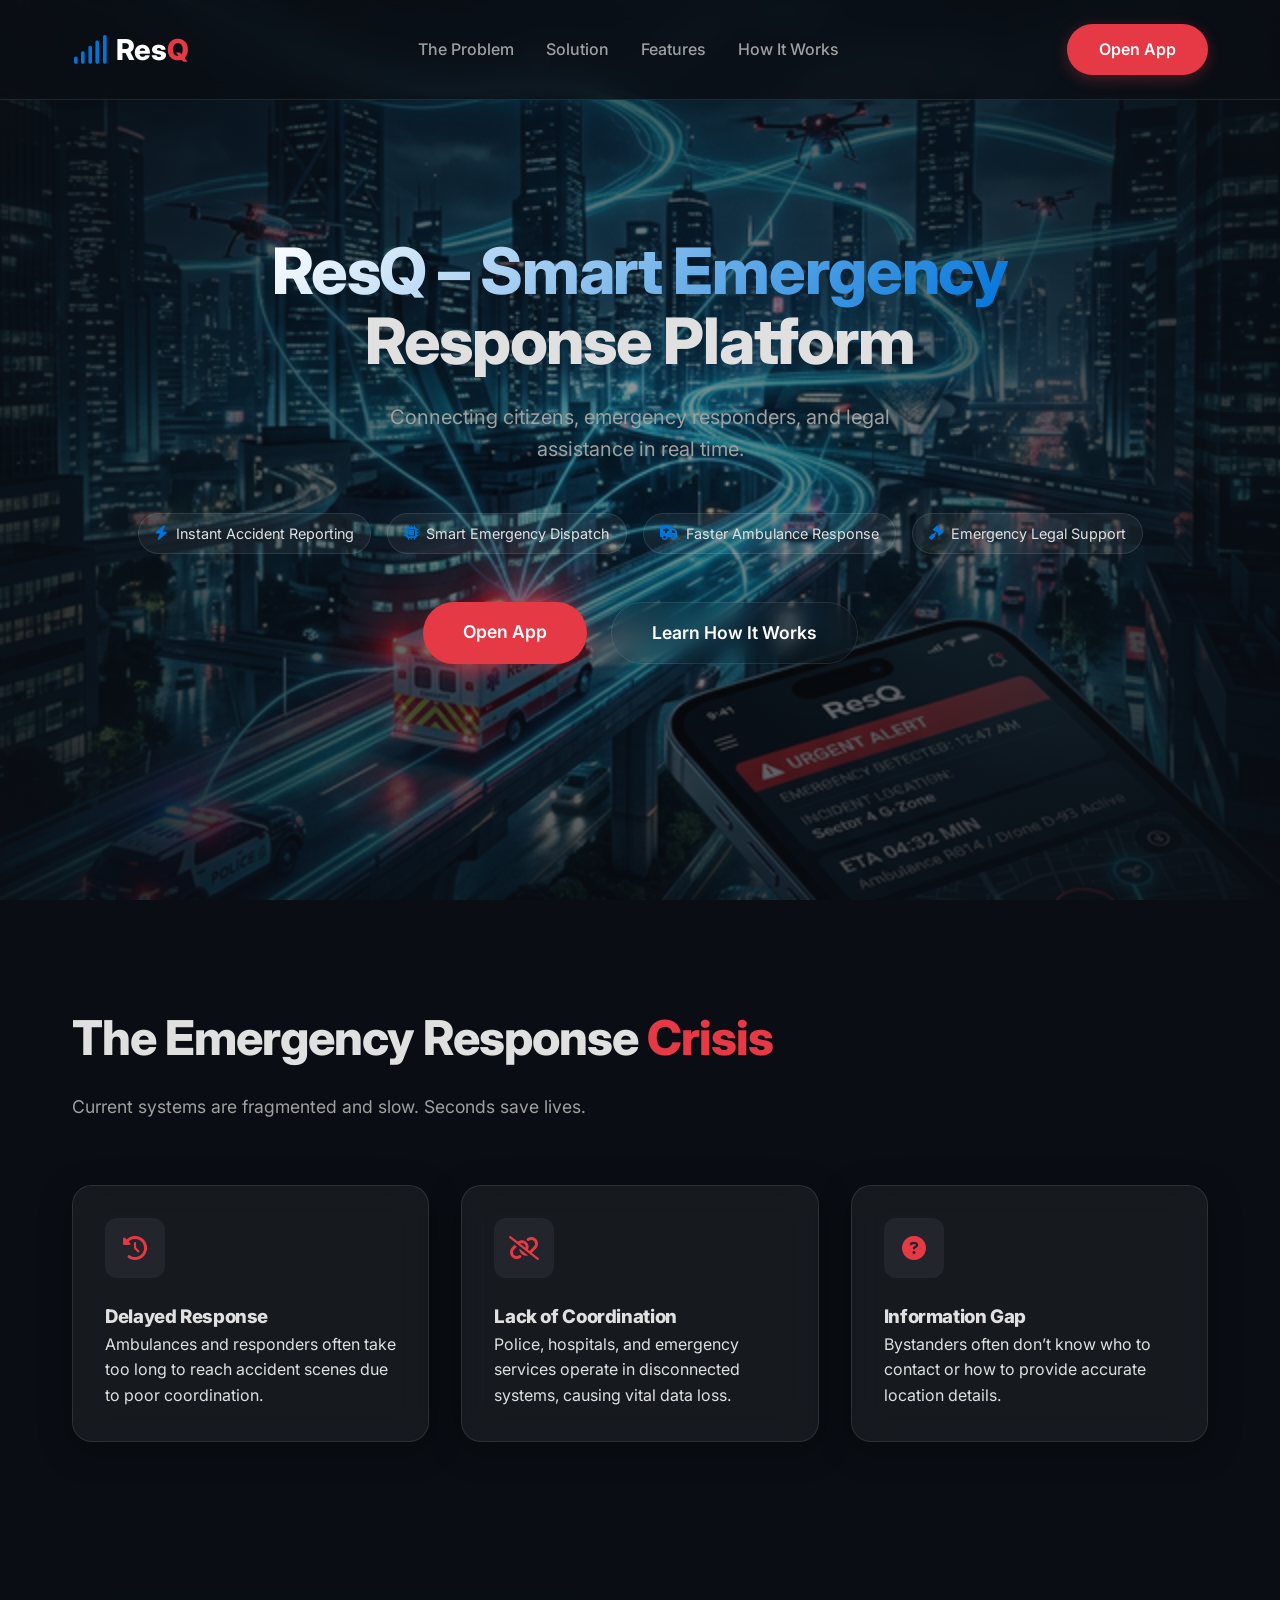
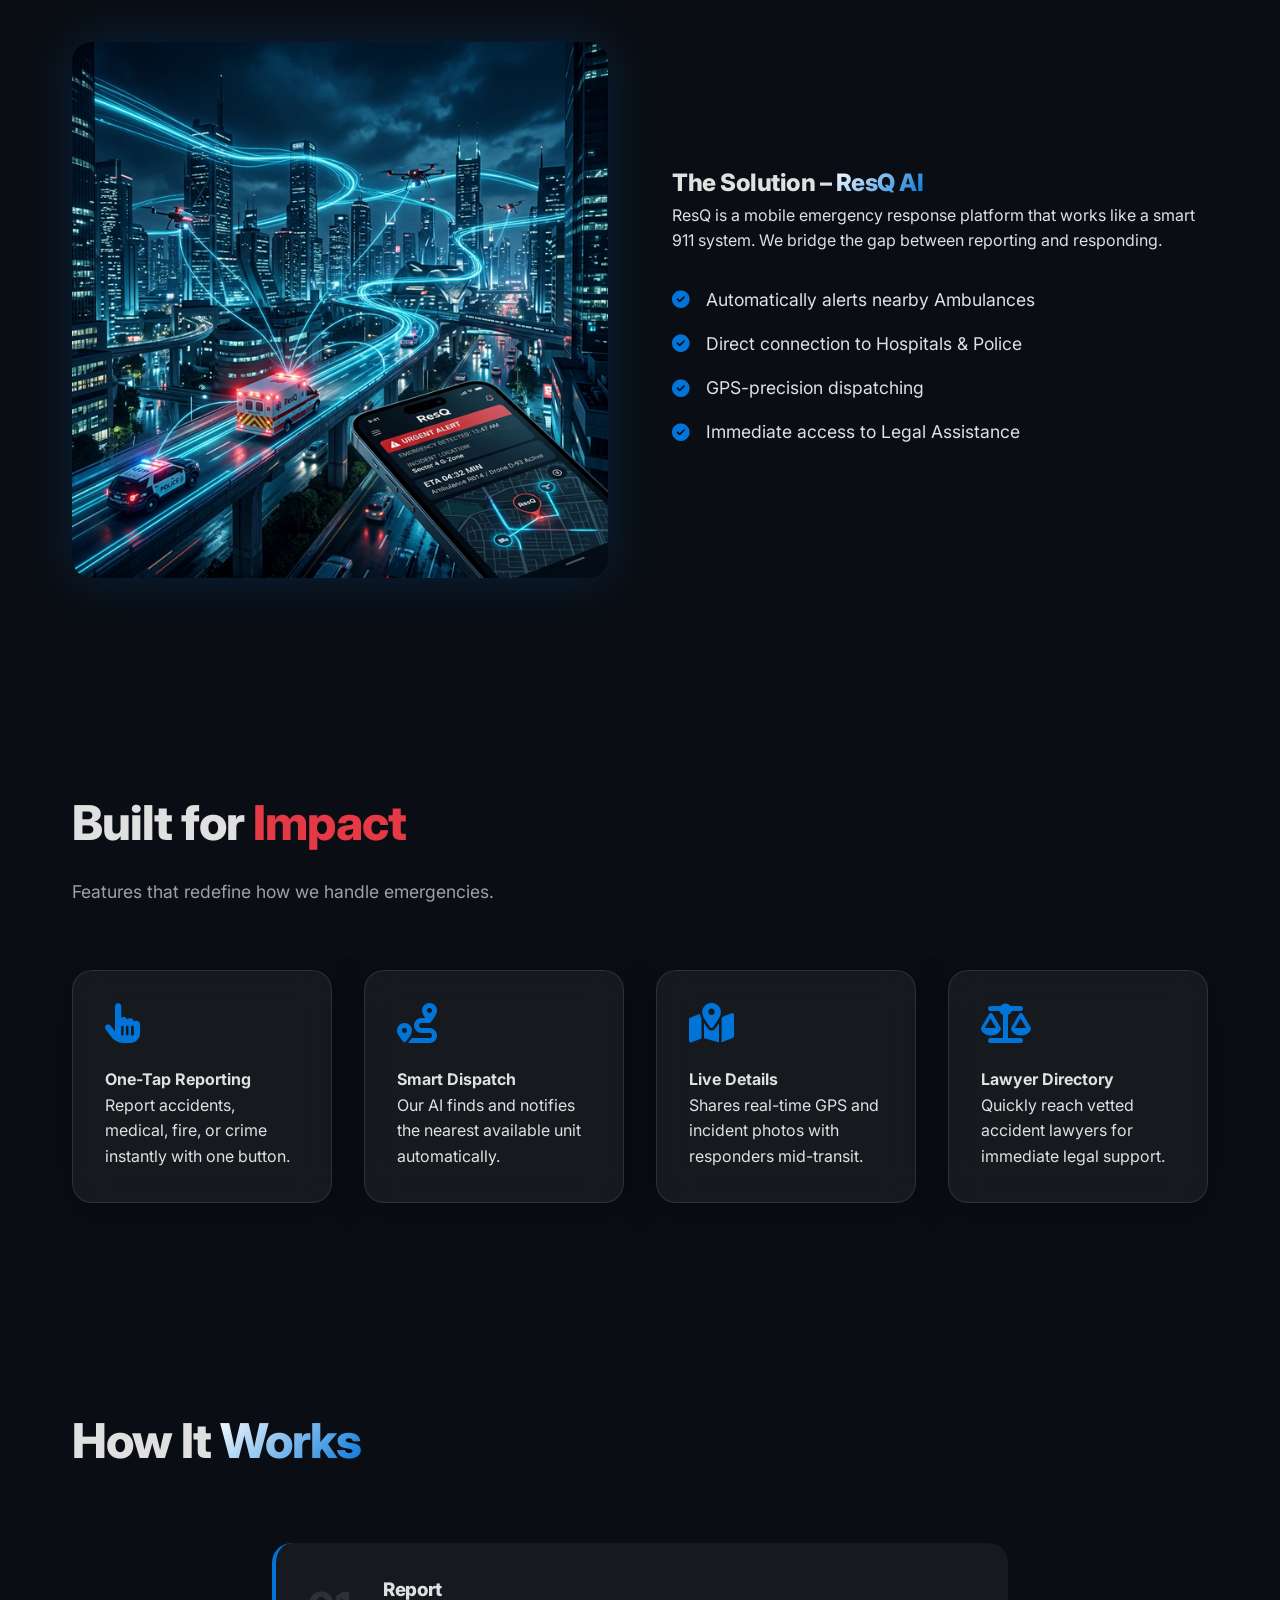
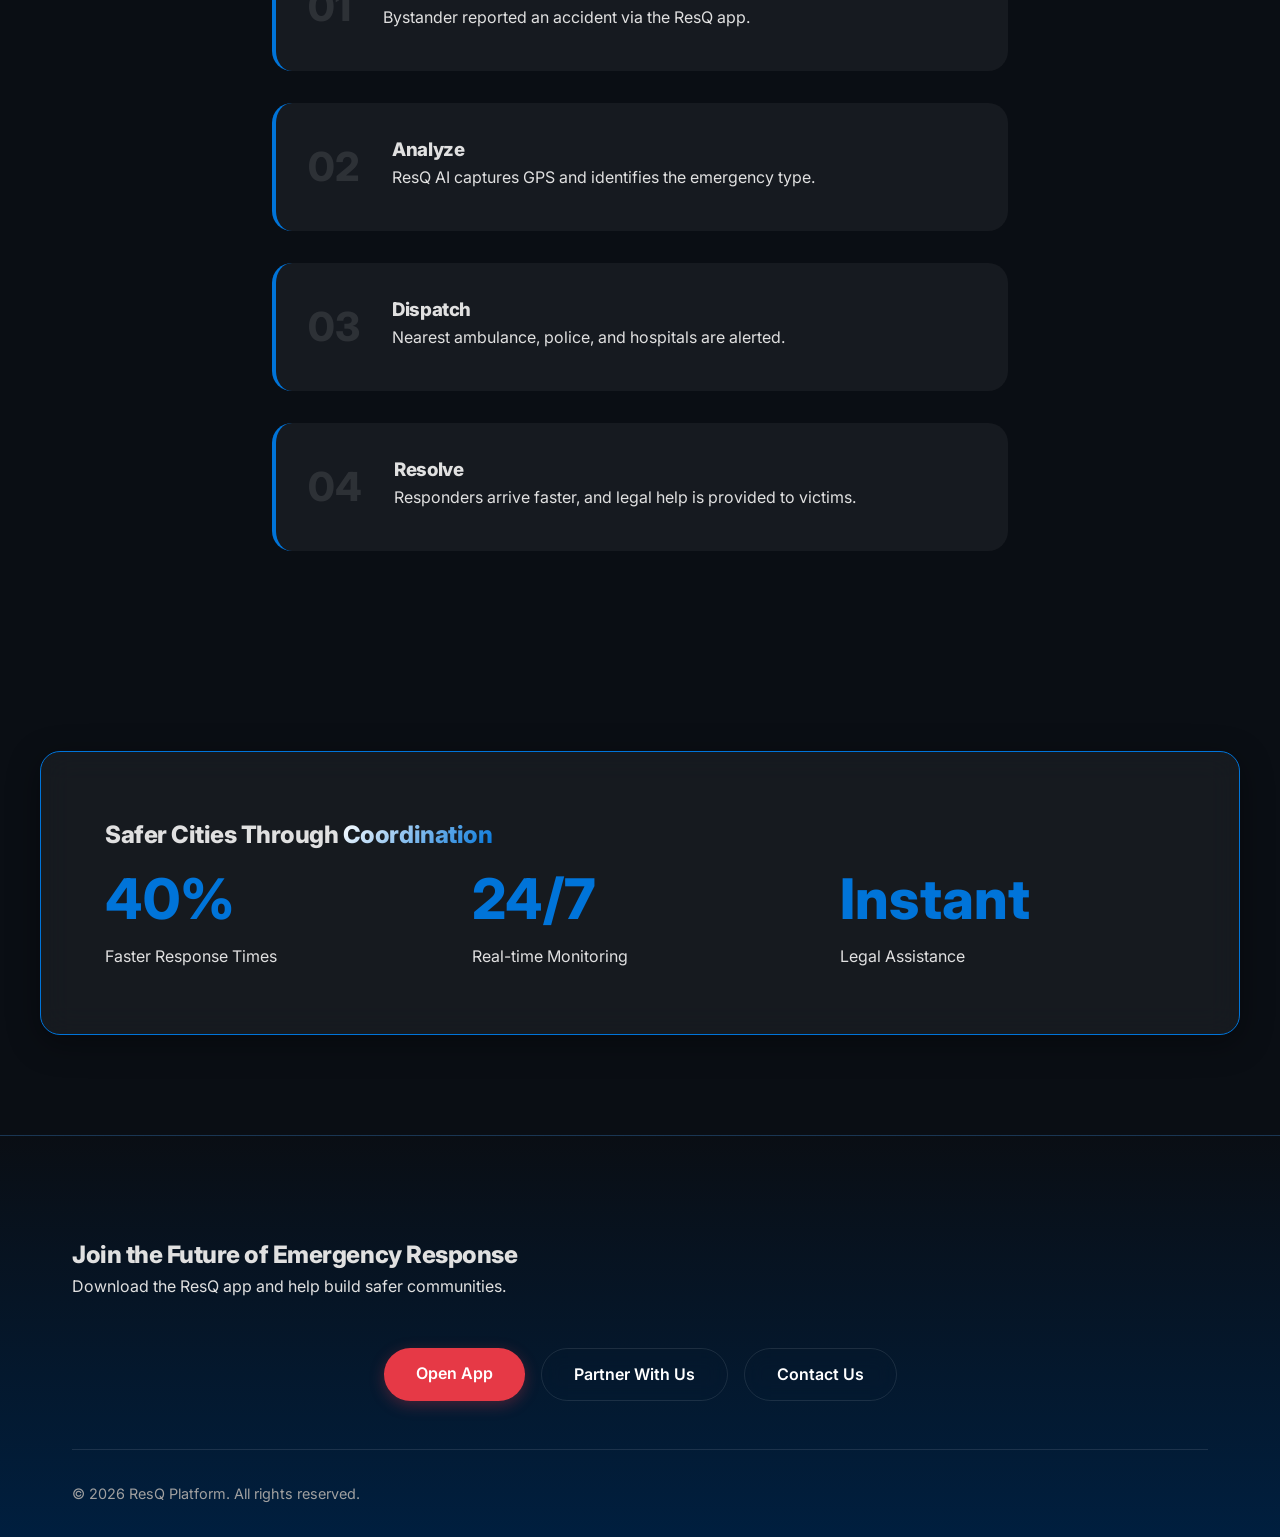
<file: index.html>
<!DOCTYPE html>
<html lang="en">
<head>
    <meta charset="UTF-8">
    <meta name="viewport" content="width=device-width, initial-scale=1.0">
    <title>ResQ | AI Smart Emergency Response Platform</title>
    <link rel="stylesheet" href="index.css">
    <link rel="preconnect" href="https://fonts.googleapis.com">
    <link rel="preconnect" href="https://fonts.gstatic.com" crossorigin>
    <link href="https://fonts.googleapis.com/css2?family=Inter:wght@400;600;800&display=swap" rel="stylesheet">
    <link rel="stylesheet" href="https://cdnjs.cloudflare.com/ajax/libs/font-awesome/6.4.0/css/all.min.css">
</head>
<body>

    <!-- Header / Navbar -->
    <header class="navbar">
        <div class="container nav-content">
            <div class="logo">
                <span class="logo-icon"><i class="fas fa-signal"></i></span>
                <span class="logo-text">Res<span class="text-red">Q</span></span>
            </div>
            <nav>
                <ul class="nav-links">
                    <li><a href="#problem">The Problem</a></li>
                    <li><a href="#solution">Solution</a></li>
                    <li><a href="#features">Features</a></li>
                    <li><a href="#how-it-works">How It Works</a></li>
                </ul>
            </nav>
            <a href="app.html" class="btn btn-primary">Open App</a>
        </div>
    </header>

    <!-- Hero Section -->
    <section class="hero">
        <div class="hero-overlay"></div>
        <div class="container hero-content">
            <h1 class="reveal"><span class="text-gradient">ResQ – Smart Emergency</span> <br>Response Platform</h1>
            <p class="hero-subtitle reveal">Connecting citizens, emergency responders, and legal assistance in real time.</p>
            
            <div class="hero-tags reveal">
                <span class="tag"><i class="fas fa-bolt"></i> Instant Accident Reporting</span>
                <span class="tag"><i class="fas fa-microchip"></i> Smart Emergency Dispatch</span>
                <span class="tag"><i class="fas fa-truck-medical"></i> Faster Ambulance Response</span>
                <span class="tag"><i class="fas fa-gavel"></i> Emergency Legal Support</span>
            </div>

            <div class="hero-actions reveal">
                <a href="app.html" class="btn btn-primary btn-lg">Open App</a>
                <a href="#how-it-works" class="btn btn-outline btn-lg">Learn How It Works</a>
            </div>
        </div>
    </section>

    <!-- Problem Section -->
    <section id="problem" class="problem">
        <div class="container section-header text-center">
            <h2 class="reveal">The Emergency Response <span class="text-red">Crisis</span></h2>
            <p class="section-subtitle reveal">Current systems are fragmented and slow. Seconds save lives.</p>
        </div>
        <div class="container grid-3">
            <div class="glass-card reveal">
                <div class="icon-box"><i class="fas fa-clock-rotate-left"></i></div>
                <h3>Delayed Response</h3>
                <p>Ambulances and responders often take too long to reach accident scenes due to poor coordination.</p>
            </div>
            <div class="glass-card reveal">
                <div class="icon-box"><i class="fas fa-link-slash"></i></div>
                <h3>Lack of Coordination</h3>
                <p>Police, hospitals, and emergency services operate in disconnected systems, causing vital data loss.</p>
            </div>
            <div class="glass-card reveal">
                <div class="icon-box"><i class="fas fa-question-circle"></i></div>
                <h3>Information Gap</h3>
                <p>Bystanders often don’t know who to contact or how to provide accurate location details.</p>
            </div>
        </div>
    </section>

    <!-- Solution Section -->
    <section id="solution" class="solution">
        <div class="container grid-2-equal">
            <div class="solution-image reveal">
                <!-- Image or visual representation can go here -->
                <div class="visual-placeholder">
                    <div class="scanner-line"></div>
                    <img src="assets/hero_bg.png" alt="ResQ Network" style="width: 100%; border-radius: 20px; box-shadow: 0 0 50px rgba(0, 116, 217, 0.2);">
                </div>
            </div>
            <div class="solution-text">
                <h2 class="reveal">The Solution – <span class="text-gradient">ResQ AI</span></h2>
                <p class="reveal">ResQ is a mobile emergency response platform that works like a smart 911 system. We bridge the gap between reporting and responding.</p>
                <ul class="solution-list">
                    <li class="reveal"><i class="fas fa-check-circle"></i> Automatically alerts nearby Ambulances</li>
                    <li class="reveal"><i class="fas fa-check-circle"></i> Direct connection to Hospitals & Police</li>
                    <li class="reveal"><i class="fas fa-check-circle"></i> GPS-precision dispatching</li>
                    <li class="reveal"><i class="fas fa-check-circle"></i> Immediate access to Legal Assistance</li>
                </ul>
            </div>
        </div>
    </section>

    <!-- Features Section -->
    <section id="features" class="features">
        <div class="container section-header text-center">
            <h2 class="reveal">Built for <span class="text-red">Impact</span></h2>
            <p class="section-subtitle reveal">Features that redefine how we handle emergencies.</p>
        </div>
        <div class="container grid-4">
            <div class="glass-card reveal">
                <i class="fas fa-hand-pointer feature-icon"></i>
                <h4>One-Tap Reporting</h4>
                <p>Report accidents, medical, fire, or crime instantly with one button.</p>
            </div>
            <div class="glass-card reveal">
                <i class="fas fa-route feature-icon"></i>
                <h4>Smart Dispatch</h4>
                <p>Our AI finds and notifies the nearest available unit automatically.</p>
            </div>
            <div class="glass-card reveal">
                <i class="fas fa-map-location-dot feature-icon"></i>
                <h4>Live Details</h4>
                <p>Shares real-time GPS and incident photos with responders mid-transit.</p>
            </div>
            <div class="glass-card reveal">
                <i class="fas fa-scale-balanced feature-icon"></i>
                <h4>Lawyer Directory</h4>
                <p>Quickly reach vetted accident lawyers for immediate legal support.</p>
            </div>
        </div>
    </section>

    <!-- How It Works -->
    <section id="how-it-works" class="how-it-works">
        <div class="container section-header text-center">
            <h2 class="reveal">How It <span class="text-gradient">Works</span></h2>
        </div>
        <div class="container timeline">
            <div class="step reveal">
                <div class="step-number">01</div>
                <div class="step-content">
                    <h3>Report</h3>
                    <p>Bystander reported an accident via the ResQ app.</p>
                </div>
            </div>
            <div class="step reveal">
                <div class="step-number">02</div>
                <div class="step-content">
                    <h3>Analyze</h3>
                    <p>ResQ AI captures GPS and identifies the emergency type.</p>
                </div>
            </div>
            <div class="step reveal">
                <div class="step-number">03</div>
                <div class="step-content">
                    <h3>Dispatch</h3>
                    <p>Nearest ambulance, police, and hospitals are alerted.</p>
                </div>
            </div>
            <div class="step reveal">
                <div class="step-number">04</div>
                <div class="step-content">
                    <h3>Resolve</h3>
                    <p>Responders arrive faster, and legal help is provided to victims.</p>
                </div>
            </div>
        </div>
    </section>

    <!-- Impact Section -->
    <section class="impact">
        <div class="container glass-card impact-container reveal">
            <div class="text-center">
                <h2>Safer Cities Through <span class="text-gradient">Coordination</span></h2>
                <div class="grid-3 impact-stats">
                    <div>
                        <span class="stat">40%</span>
                        <p>Faster Response Times</p>
                    </div>
                    <div>
                        <span class="stat">24/7</span>
                        <p>Real-time Monitoring</p>
                    </div>
                    <div>
                        <span class="stat">Instant</span>
                        <p>Legal Assistance</p>
                    </div>
                </div>
            </div>
        </div>
    </section>

    <!-- CTA Section -->
    <footer class="cta-footer">
        <div class="container text-center">
            <h2 class="reveal">Join the Future of Emergency Response</h2>
            <p class="reveal">Download the ResQ app and help build safer communities.</p>
            <div class="footer-actions reveal">
                <a href="app.html" class="btn btn-primary">Open App</a>
                <a href="#" class="btn btn-outline">Partner With Us</a>
                <a href="#" class="btn btn-outline">Contact Us</a>
            </div>
            <div class="footer-bottom">
                <p>&copy; 2026 ResQ Platform. All rights reserved.</p>
            </div>
        </div>
    </footer>

    <script src="script.js"></script>
</body>
</html>
</file>
<file: index.css>
:root {
  /* Color Palette */
  --primary: #001f3f;       /* Deep Navy */
  --secondary: #e63946;     /* Emergency Red */
  --accent: #0074D9;        /* Electric Blue */
  --white: #ffffff;
  --bg-light: #f8f9fa;      /* Snow White */
  --bg-dark: #0a0e14;       /* Dark Charcoal / Space Blue */
  --text-main: #e0e0e0;
  --text-dim: #a0a0a0;
  --glass: rgba(255, 255, 255, 0.05);
  --glass-border: rgba(255, 255, 255, 0.1);
  --shadow: 0 8px 32px 0 rgba(0, 0, 0, 0.37);
  
  /* Typography */
  --font-main: 'Inter', system-ui, -apple-system, sans-serif;
  --transition: all 0.3s cubic-bezier(0.4, 0, 0.2, 1);
}

* {
  margin: 0;
  padding: 0;
  box-sizing: border-box;
}

body {
  font-family: var(--font-main);
  background-color: var(--bg-dark);
  color: var(--text-main);
  line-height: 1.6;
  overflow-x: hidden;
}

/* Scrollbar Customization */
::-webkit-scrollbar {
  width: 8px;
}

::-webkit-scrollbar-track {
  background: var(--bg-dark);
}

::-webkit-scrollbar-thumb {
  background: var(--primary);
  border-radius: 4px;
}

::-webkit-scrollbar-thumb:hover {
  background: var(--accent);
}

/* Global Utilities */
.container {
  max-width: 1200px;
  margin: 0 auto;
  padding: 0 2rem;
}

h1, h2, h3 {
  font-weight: 800;
  letter-spacing: -0.02em;
}

.text-gradient {
  background: linear-gradient(135deg, var(--white) 0%, var(--accent) 100%);
  -webkit-background-clip: text;
  background-clip: text;
  -webkit-text-fill-color: transparent;
}

.text-red {
  color: var(--secondary);
}

.btn {
  display: inline-block;
  padding: 0.8rem 2rem;
  border-radius: 50px;
  font-weight: 600;
  text-decoration: none;
  cursor: pointer;
  transition: var(--transition);
  text-align: center;
  border: none;
}

.btn-primary {
  background-color: var(--secondary);
  color: var(--white);
  box-shadow: 0 4px 15px rgba(230, 57, 70, 0.3);
}

.btn-primary:hover {
  transform: translateY(-2px);
  box-shadow: 0 6px 20px rgba(230, 57, 70, 0.5);
  filter: brightness(1.1);
}

.btn-outline {
  background-color: transparent;
  border: 1px solid var(--glass-border);
  color: var(--white);
  backdrop-filter: blur(10px);
}

.btn-outline:hover {
  background-color: var(--glass);
  border-color: var(--white);
}

section {
  padding: 100px 0;
}

/* Glassmorphism Card */
.glass-card {
  background: var(--glass);
  backdrop-filter: blur(16px);
  -webkit-backdrop-filter: blur(16px);
  border: 1px solid var(--glass-border);
  border-radius: 20px;
  padding: 2rem;
  box-shadow: var(--shadow);
  transition: var(--transition);
}

.glass-card:hover {
  border-color: var(--accent);
  transform: translateY(-5px);
}

/* Animations */
@keyframes fadeInUp {
  from {
    opacity: 0;
    transform: translateY(30px);
  }
  to {
    opacity: 1;
    transform: translateY(0);
  }
}

/* Navbar */
.navbar {
  position: fixed;
  top: 0;
  width: 100%;
  z-index: 1000;
  padding: 1.5rem 0;
  background: rgba(10, 14, 20, 0.8);
  backdrop-filter: blur(10px);
  border-bottom: 1px solid var(--glass-border);
}

.nav-content {
  display: flex;
  justify-content: space-between;
  align-items: center;
}

.logo {
  display: flex;
  align-items: center;
  gap: 0.5rem;
  font-size: 1.8rem;
  font-weight: 800;
  color: var(--white);
}

.logo-icon {
  color: var(--accent);
}

.nav-links {
  display: flex;
  list-style: none;
  gap: 2rem;
}

.nav-links a {
  text-decoration: none;
  color: var(--text-dim);
  font-weight: 500;
  transition: var(--transition);
}

.nav-links a:hover {
  color: var(--white);
}

/* Hero Section */
.hero {
  position: relative;
  min-height: 100vh;
  display: flex;
  align-items: center;
  background: url('assets/hero_bg.png') center/cover no-repeat;
  padding-top: 100px;
}

.hero-overlay {
  position: absolute;
  top: 0;
  left: 0;
  width: 100%;
  height: 100%;
  background: radial-gradient(circle at center, rgba(10, 14, 20, 0.4) 0%, rgba(10, 14, 20, 0.95) 100%);
}

.hero-content {
  position: relative;
  z-index: 2;
  text-align: center;
}

.hero h1 {
  font-size: clamp(2.5rem, 5vw, 4.5rem);
  line-height: 1.1;
  margin-bottom: 1.5rem;
}

.hero-subtitle {
  font-size: 1.25rem;
  color: var(--text-dim);
  max-width: 600px;
  margin: 0 auto 3rem;
}

.hero-tags {
  display: flex;
  flex-wrap: wrap;
  justify-content: center;
  gap: 1rem;
  margin-bottom: 3rem;
}

.tag {
  background: var(--glass);
  padding: 0.5rem 1rem;
  border-radius: 50px;
  font-size: 0.9rem;
  border: 1px solid var(--glass-border);
  display: flex;
  align-items: center;
  gap: 0.5rem;
}

.tag i {
  color: var(--accent);
}

.hero-actions {
  display: flex;
  justify-content: center;
  gap: 1.5rem;
}

.btn-lg {
  padding: 1rem 2.5rem;
  font-size: 1.1rem;
}

/* Grids */
.grid-3 {
  display: grid;
  grid-template-columns: repeat(auto-fit, minmax(300px, 1fr));
  gap: 2rem;
}

.grid-4 {
  display: grid;
  grid-template-columns: repeat(auto-fit, minmax(250px, 1fr));
  gap: 2rem;
}

.grid-2-equal {
  display: grid;
  grid-template-columns: 1fr 1fr;
  align-items: center;
  gap: 4rem;
}

/* Section Header */
.section-header {
  margin-bottom: 4rem;
}

.section-header h2 {
  font-size: 3rem;
  margin-bottom: 1rem;
}

.section-subtitle {
  color: var(--text-dim);
  font-size: 1.1rem;
}

/* Misc Components */
.icon-box {
  width: 60px;
  height: 60px;
  background: var(--glass);
  border-radius: 12px;
  display: flex;
  align-items: center;
  justify-content: center;
  font-size: 1.5rem;
  color: var(--secondary);
  margin-bottom: 1.5rem;
}

.feature-icon {
  font-size: 2.5rem;
  color: var(--accent);
  margin-bottom: 1.5rem;
  display: block;
}

/* Solution List */
.solution-list {
  list-style: none;
  margin-top: 2rem;
}

.solution-list li {
  margin-bottom: 1rem;
  display: flex;
  align-items: center;
  gap: 1rem;
  font-size: 1.1rem;
}

.solution-list li i {
  color: var(--accent);
}

/* Timeline */
.timeline {
  display: flex;
  flex-direction: column;
  gap: 2rem;
  position: relative;
  max-width: 800px;
}

.step {
  display: flex;
  gap: 2rem;
  background: var(--glass);
  padding: 2rem;
  border-radius: 20px;
  border-left: 4px solid var(--accent);
}

.step-number {
  font-size: 2.5rem;
  font-weight: 800;
  color: rgba(255, 255, 255, 0.1);
}

/* Impact */
.impact-container {
  padding: 4rem;
  border: 1px solid var(--accent);
}

.stat {
  display: block;
  font-size: 3.5rem;
  font-weight: 800;
  color: var(--accent);
}

/* Footer */
.cta-footer {
  background: linear-gradient(to bottom, var(--bg-dark), var(--primary));
  padding-top: 100px;
  border-top: 1px solid var(--glass-border);
}

.footer-actions {
  display: flex;
  justify-content: center;
  gap: 1rem;
  margin: 3rem 0;
}

.footer-bottom {
  border-top: 1px solid var(--glass-border);
  padding: 2rem 0;
  color: var(--text-dim);
  font-size: 0.9rem;
}

/* Responsive */
@media (max-width: 968px) {
  .grid-2-equal {
    grid-template-columns: 1fr;
    gap: 2rem;
  }
  
  .nav-links {
    display: none;
  }
  
  .hero-actions {
    flex-direction: column;
  }
}
</file>
